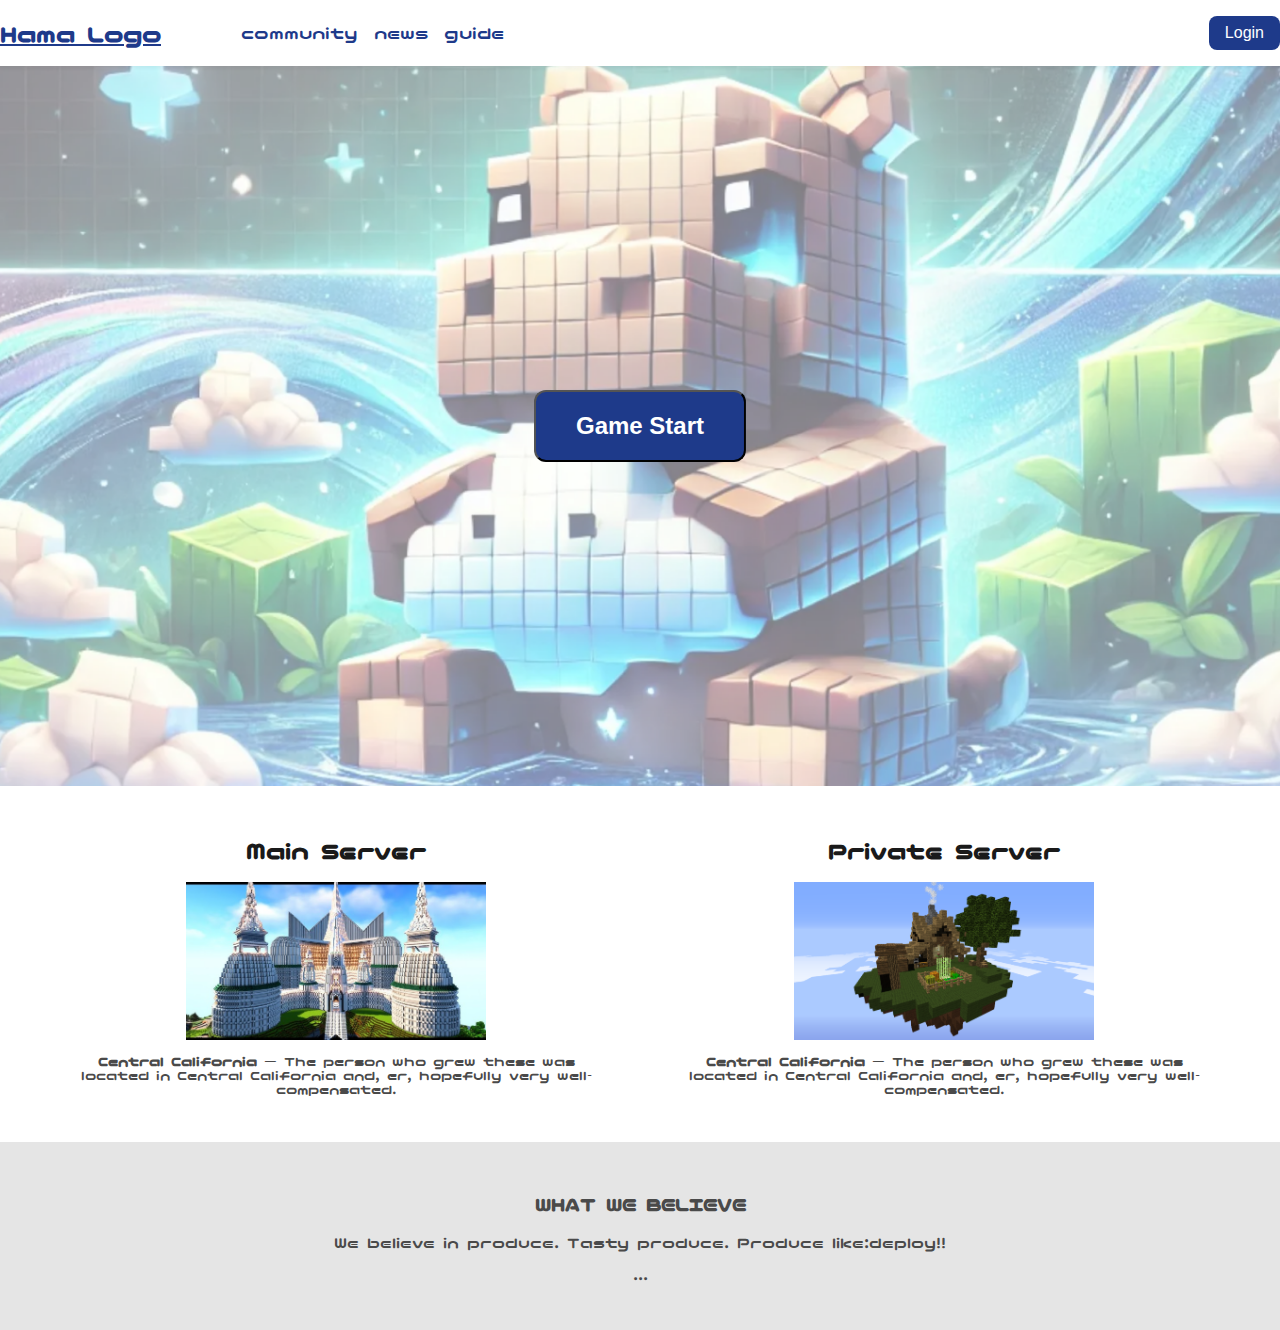
<file: main_page/index.html>
<!DOCTYPE html>
<html lang="en">
<head>
    <meta charset="UTF-8">
    <meta name="viewport" content="width=device-width, initial-scale=1.0">
    <title>Hama Website</title>
    <link rel="stylesheet" href="styles.css">
    <script src="https://code.jquery.com/jquery-3.6.0.min.js"></script>
    <script src="scripts.js"></script>
</head>
<body>
    <div class="container">
        <header class="header">
            <div class="logo-nav">
                <a href="index.html" class="logo">Hama Logo</span>
                <nav class="nav">
                    <a href="#" id="communityLink" class="nav-link">community</a>
                    <a href="#" class="nav-link">news</a>
                    <a href="#" class="nav-link">guide</a>
                </nav>
            </div>
            <button class="btn" id="userDataButton" onClick="goToUserData()"></button>
        </header>

        <main class="main">
            <div class="hero" style="background-image: url('./img/main-banner.png');">
                <button class="hero-btn" id="gameStartButton">Game Start</button>
            </div>

            <div class="server-section">
                <div class="server-box">
                    <h2>Main Server</h2>
                    <img src="./img/Main-Server.png" alt="Main Server" class="server-img">
                    <p class="server-description"><strong>Central California</strong> — The person who grew these was located in Central California and, er, hopefully very well-compensated.</p>
                </div>
                <div class="server-box">
                    <h2>Private Server</h2>
                    <img src="./img/Private-Server.png" alt="Private Server" class="server-img">
                    <p class="server-description"><strong>Central California</strong> — The person who grew these was located in Central California and, er, hopefully very well-compensated.</p>
                </div>
            </div>
        </main>

        <footer class="footer">
            <h3>WHAT WE BELIEVE</h3>
            <p>We believe in produce. Tasty produce. Produce like:deploy!!</p>
            <p>...</p>
        </footer>
    </div>

    <script>
        $(function () {
            const isLoggedIn = localStorage.getItem('isLoggedIn');
            const userDataButton = document.getElementById('userDataButton');

            if (isLoggedIn === 'true') {
                userDataButton.textContent = 'User Data';
                userDataButton.onclick = function() {
                    window.location.href = 'user_data.html';
                };
            } else {
                userDataButton.textContent = 'Login';
                userDataButton.onclick = function() {
                    window.location.href = '../login_page/login.html';
                };
            }

            // "community" 링크 클릭 이벤트 처리
            const communityLink = document.getElementById('communityLink');
            communityLink.addEventListener('click', function(event) {
                if (isLoggedIn !== 'true') {
                    event.preventDefault();
                    alert("로그인 후 이용해주세요");
                } else {
                    window.location.href = '../bulletin/article_view.html';
                }
            });

            // "Game Start" 버튼 클릭 이벤트 처리
            const gameStartButton = document.getElementById('gameStartButton');
            gameStartButton.addEventListener('click', function(event) {
                if (isLoggedIn !== 'true') {
                    alert("로그인 후 이용해주세요");
                } else {
                    // Minecraft 실행 코드
                    var url = "minecraft://";
                    var exec = document.createElement("a");
                    exec.setAttribute("href", url);
                    exec.click();
                }
            });
        });
    </script>
</body>
</html>
</file>
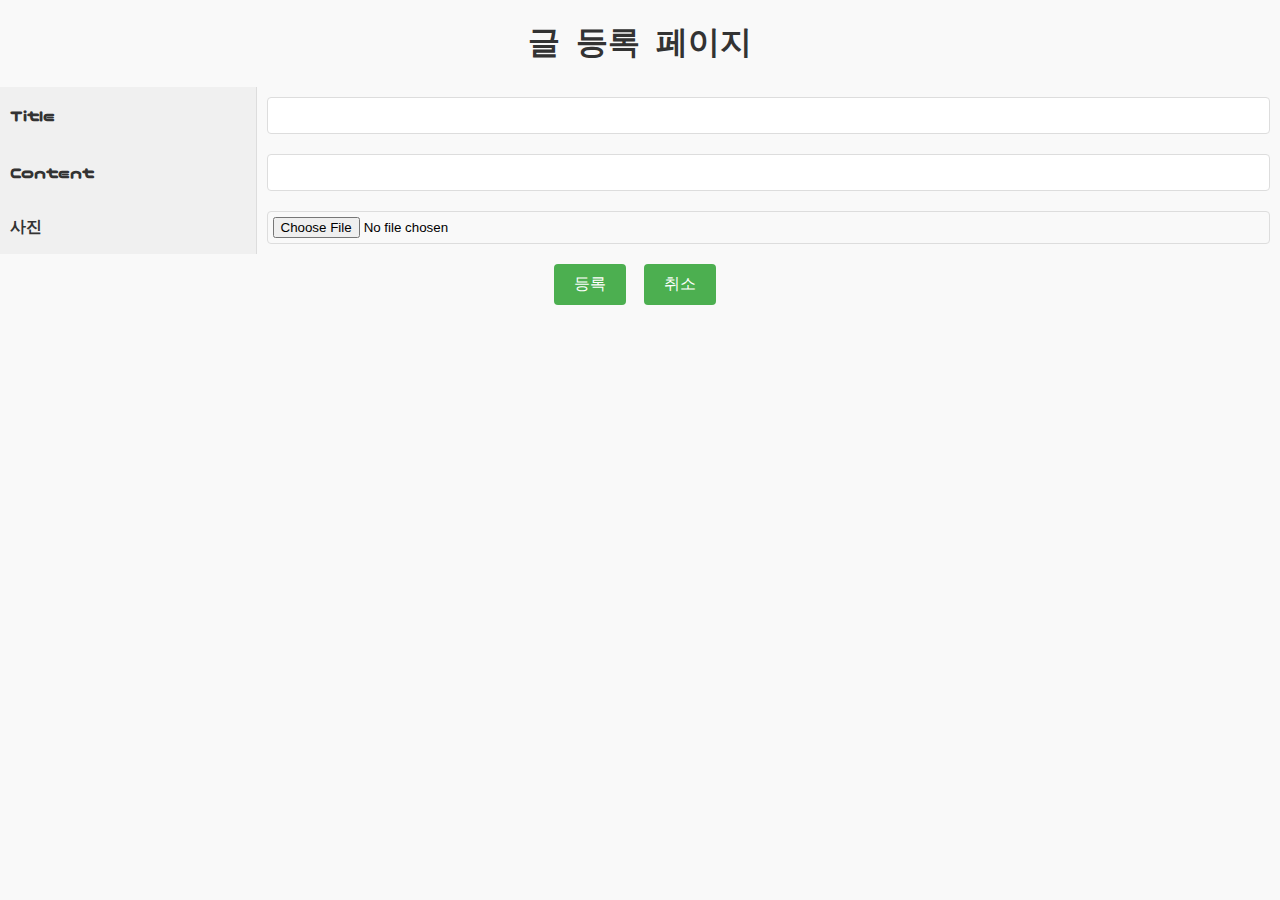
<file: bulletin/article_add.html>
<!DOCTYPE html>
<html lang="ko">
<head>
    <meta charset="utf-8">
    <title>글 등록 페이지</title>
    <script src="https://sdk.amazonaws.com/js/aws-sdk-2.283.1.min.js"></script>
    <script src="./js/s3_photoExample.js"></script>
    <link rel="stylesheet" type="text/css" href="style.css">
</head>
<body>
    <div style="text-align: center;"><h1>글 등록 페이지</h1></div>
        <form name="article_add_form" method="POST">
            <table>
                <tr>
                    <th>Title</th>
                    <td><input type="text" id="title" required></td>
                </tr>
                <tr>
                    <th>Content</th>
                    <td><input type="text" id="content" required></td>
                </tr>
                <tr>
                    <th>사진</th>
                    <td><input type="file" id="article_image" name="filename"></td>
                </tr>
                <tr>
                    <td colspan="3" style="text-align: center;">
                        <button type="button" onclick="submitToAPI(event)">등록</button>
                        <button type="button" onclick="cancelAndGoBack()">취소</button>
                    </td>
                </tr>
            </table>
        </form>
    </div>

    <script>
        function submitToAPI(e) {
            e.preventDefault();
            add_article_with_photo('images', function() {
                window.location.href = 'article_view.html';  // 등록 후 게시물 목록 페이지로 이동
            });
        }

        function cancelAndGoBack() {
            window.location.href = 'article_view.html';  // 게시물 보기 페이지로 이동
        }
    </script>
</body>
</html>
</file>
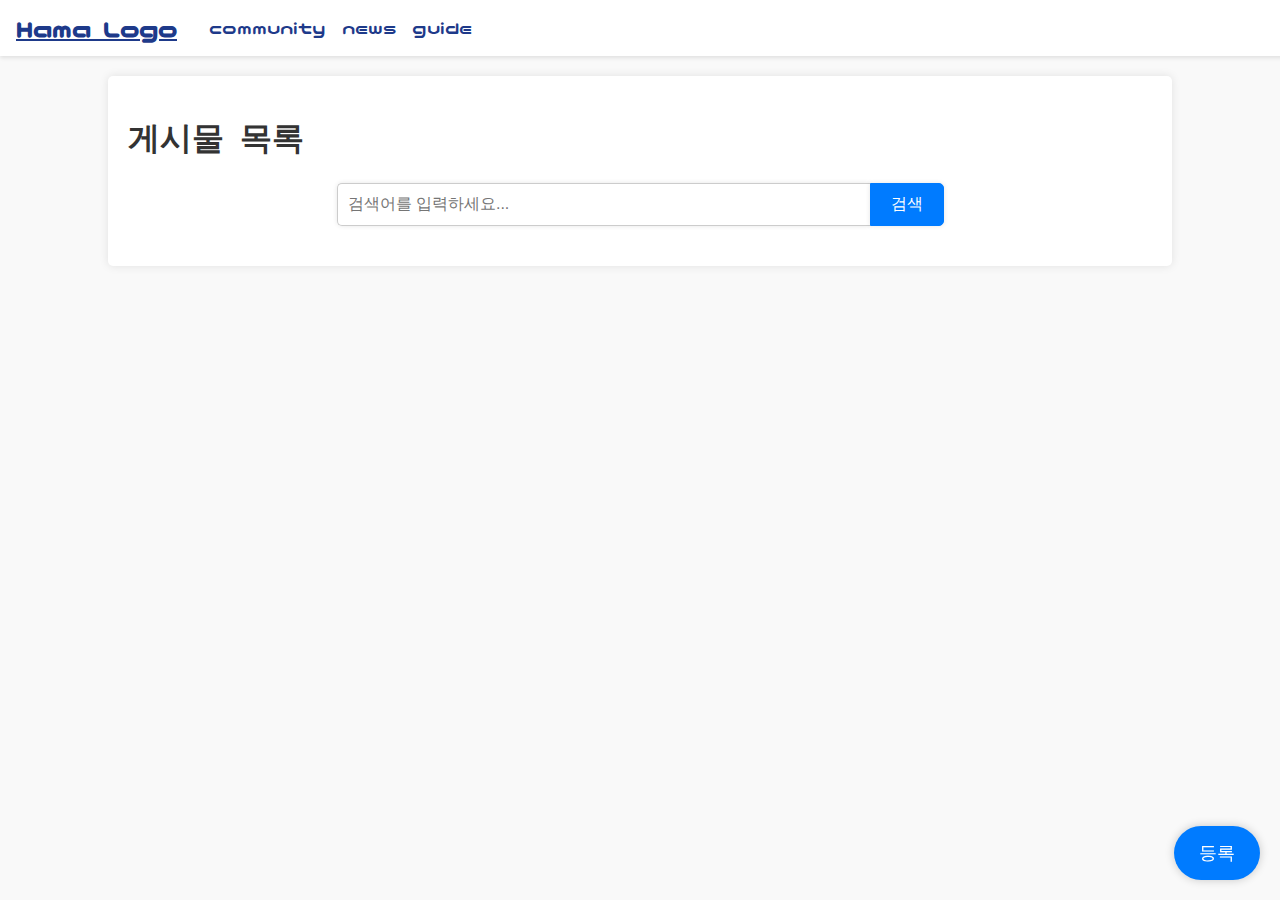
<file: bulletin/article_view.html>
<!DOCTYPE html>
<html lang="ko">
<head>
    <meta charset="utf-8">
    <title>게시물 보기 페이지</title>
    <link rel="stylesheet" type="text/css" href="style.css">
    <script src="https://sdk.amazonaws.com/js/aws-sdk-2.283.1.min.js"></script>
    <script src="./js/s3_photoExample.js"></script>
</head>
<body onload="getArticles()">
    <header class="header">
        <div class="logo-nav">
            <a href="../main_page/index.html" class="logo">Hama Logo</a>
            <nav class="nav">
                <a href="../bulletin/article_view.html" class="nav-link">community</a>
                <a href="#" class="nav-link">news</a>
                <a href="#" class="nav-link">guide</a>
            </nav>
        </div>
        <button class="btn" id="userDataButton" onClick="goToUserData()"></button>
    </header>
    <div class="container">
        <h1>게시물 목록</h1>
        <ul id="articles"></ul>

        <div id="pagination"></div>
        
        <!-- 검색창과 검색 버튼 -->
        <div class="search-container">
            <input type="text" id="search-input" placeholder="검색어를 입력하세요...">
            <button id="search-button" onclick="filterArticles()">검색</button>
        </div>

        <button id="register-button" onclick="goToArticleAddPage()">등록</button>
    </div>

    <script>
        let article_arr = [];

        // API Gateway에서 제공되는 URL, GSI에서 title을 기준으로 게시물 로드
        const URL = "https://8uetkgzthk.execute-api.ap-northeast-2.amazonaws.com/2024-08-26/zinucha-simpleboard";

        // 게시물 목록을 가져오는 함수, 이제 GSI를 통해 title을 기준으로 가져옴
        function getArticles() {
            fetch(URL, {
                method: "GET",
                headers: {
                    'Accept': 'application/json'
                }
            })
            .then(resp => resp.json())  // 응답을 JSON 형식으로 파싱
            .then(function(data) {
                article_arr = data.Items;  // GSI에서 title로 반환된 게시물 목록을 저장

                // 게시물을 최신순으로 정렬 (timestamp 기준) 
                article_arr.sort((a, b) => new Date(b.timestamp) - new Date(a.timestamp));

                displayArticles(article_arr);  // 정렬된 게시물을 화면에 표시
            })
            .catch(err => console.log(err));  // 오류가 발생하면 콘솔에 출력
        }

        // 게시물 목록을 화면에 표시하는 함수
        function displayArticles(articles) {
            const articlesList = document.getElementById('articles');  // 게시물을 표시할 ul 태그 선택
            articlesList.innerHTML = '';  // 기존에 표시된 게시물 목록 초기화

            articles.forEach(function(article) {  // 각 게시물에 대해 반복 처리
                let li = document.createElement('li');  // 새로운 li 태그 생성
                li.innerHTML = `
                    <h3>${article.title}</h3>
                    <p>작성자: ${article.author}</p>
                    <p>작성 시간: ${new Date(article.timestamp).toLocaleString()}</p>
                `;  // 게시물 제목, 작성자, 작성 시간을 li에 표시
                li.onclick = function() {  // 클릭 시 상세 페이지로 이동
                    viewArticleDetail(article.article_id);  // 게시물 상세 페이지로 이동
                };
                articlesList.appendChild(li);  // 생성한 li를 ul 태그에 추가하여 화면에 표시
            });
        }

        // 검색어를 바탕으로 게시물을 필터링하는 함수
        function filterArticles() {
            const searchInput = document.getElementById('search-input').value.toLowerCase();  // 검색어를 소문자로 변환
            const filteredArticles = article_arr.filter(article => 
                article.title.toLowerCase().includes(searchInput) ||  // 제목에 검색어가 포함된 게시물 필터링
                article.content.toLowerCase().includes(searchInput)   // 내용에 검색어가 포함된 게시물 필터링
            );
            displayArticles(filteredArticles);  // 필터링된 게시물을 화면에 표시
        }

        // 게시물 등록 페이지로 이동하는 함수
        function goToArticleAddPage() {
            window.location.href = 'article_add.html';  // 게시물 등록 페이지로 이동
        }

        // 게시물 상세 페이지로 이동하는 함수
        function viewArticleDetail(article_id) {
            window.location.href = 'article_detail.html?id=' + article_id;  // 게시물 ID를 URL 파라미터로 전달하여 상세 페이지로 이동
        }

    </script>
</body>
</html>
</file>
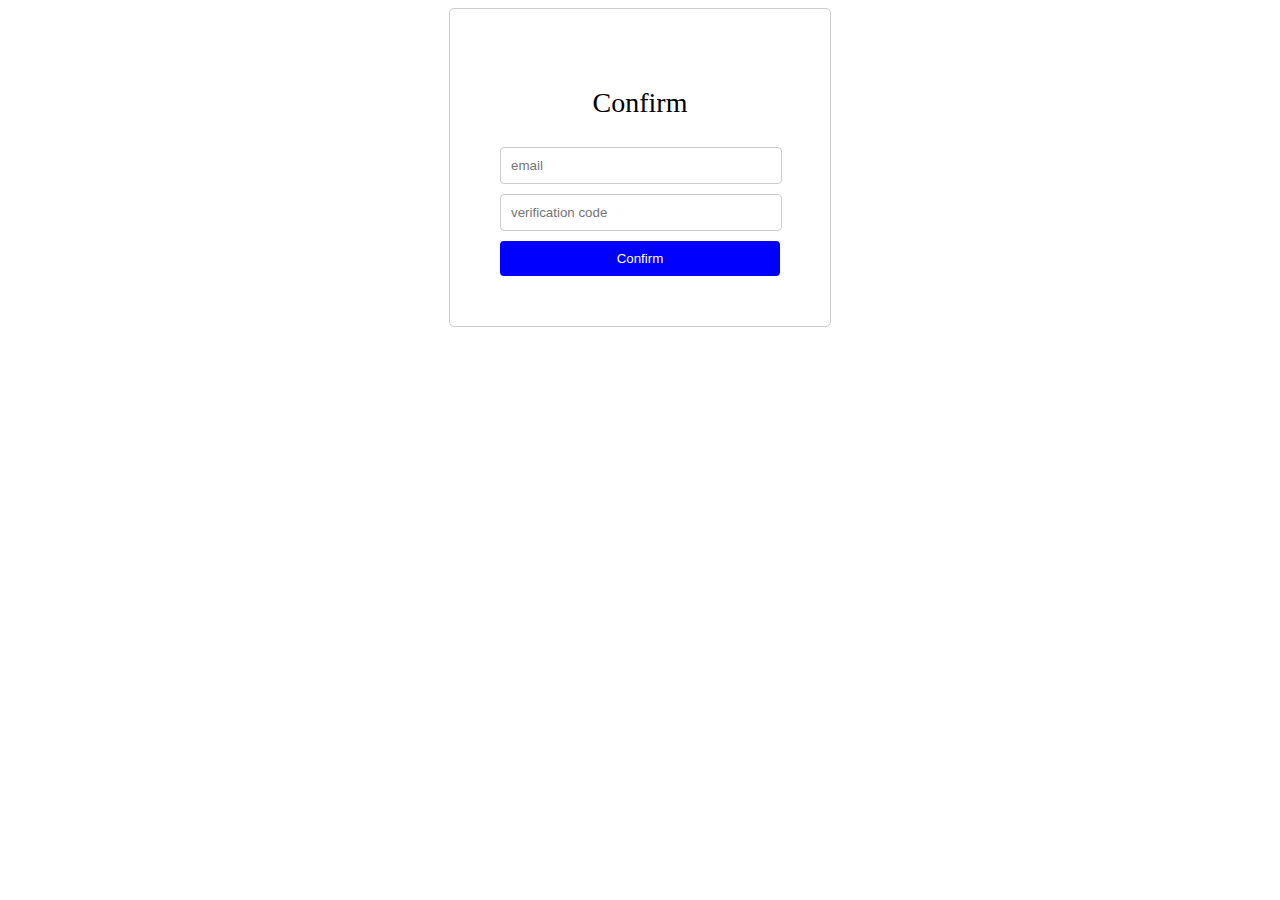
<file: login_page/confirm.html>
<!DOCTYPE html>
<html>
<head>
  <title>Confirm</title>
  <script src="aws-cognito-sdk.min.js"></script>
  <script src="amazon-cognito-identity.min.js"></script>
  <script src="main.js"></script>
  <meta charset="UTF-8">
  <link rel="stylesheet" href="main.css">
</head>

<body>
  <div class="container">
    <p class="fsize">Confirm</p>  
    <input type="text" id="email" placeholder="email">
    <input type="text" id="ConfirmCode" placeholder="verification code">
    <input type="button" value="Confirm" onclick="ConfirmRegistration();">
  </div>
</body>
</html>
</file>
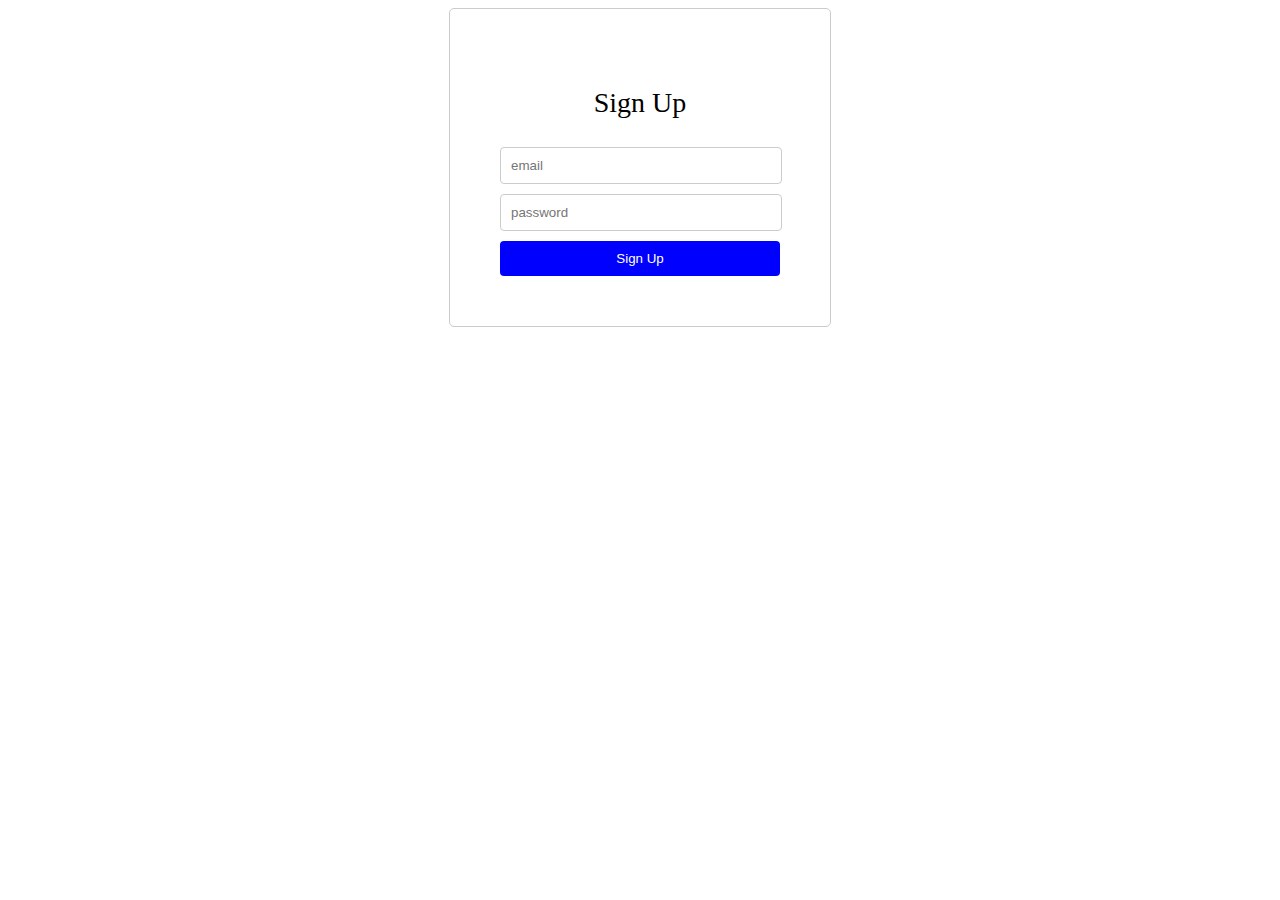
<file: login_page/signup.html>
<!DOCTYPE html>
<html>
<head>
  <title>Sign Up</title>
  <script src="aws-cognito-sdk.min.js"></script>
  <script src="amazon-cognito-identity.min.js"></script>
  <script src="main.js"></script>
  <meta charset="UTF-8">
  <link rel="stylesheet" href="main.css">
</head>

<body>
  <div class="container">
    <p class="fsize">Sign Up</p>  
    <input type="text" id="email" placeholder="email">
    <input type="password" id="password" placeholder="password">
    <input type="button" value="Sign Up" onclick="SignUp();">
  </div>
</body>
</html>
</file>
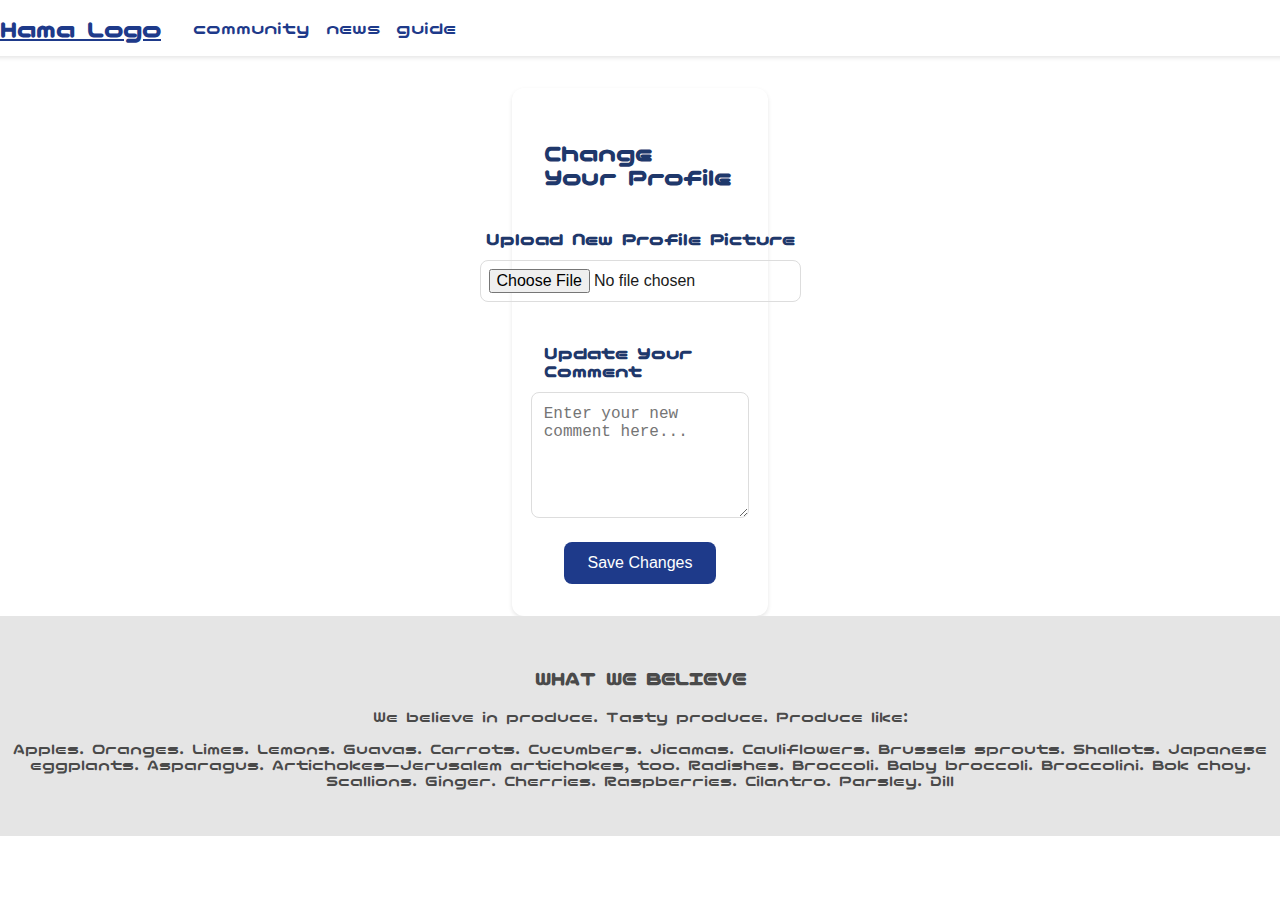
<file: main_page/change_profile.html>
<!DOCTYPE html>
<html lang="en">
<head>
    <meta charset="UTF-8">
    <meta name="viewport" content="width=device-width, initial-scale=1.0">
    <title>Change Profile</title>
    <link rel="stylesheet" href="styles.css">
</head>
<body>
    <div class="container">
        <header class="header">
            <div class="logo-nav">
                <a href="index.html" class="logo">Hama Logo</a>
                <nav class="nav">
                    <a href="../bulletin/article_view.html" class="nav-link">community</a>
                    <a href="#" class="nav-link">news</a>
                    <a href="#" class="nav-link">guide</a>
                </nav>
            </div>
        </header>

        <main class="main">
            <section class="profile-change-section">
                <h2 class="profile-change-title">Change Your Profile</h2>

                <div class="profile-picture-upload">
                    <h3 class="profile-section-title">Upload New Profile Picture</h3>
                    <input type="file" id="new_profile_image" accept="image/*">
                </div>

                <div class="profile-comment-section">
                    <h3 class="profile-section-title">Update Your Comment</h3>
                    <textarea id="new_profile_comment" placeholder="Enter your new comment here..."></textarea>
                </div>

                <button class="save-profile_btn" onclick="saveProfileChanges()">Save Changes</button>
            </section>
        </main>

        <footer class="footer">
            <h3>WHAT WE BELIEVE</h3>
            <p>We believe in produce. Tasty produce. Produce like:</p>
            <p>Apples. Oranges. Limes. Lemons. Guavas. Carrots. Cucumbers. Jicamas. Cauliflowers. Brussels sprouts. Shallots. Japanese eggplants. Asparagus. Artichokes—Jerusalem artichokes, too. Radishes. Broccoli. Baby broccoli. Broccolini. Bok choy. Scallions. Ginger. Cherries. Raspberries. Cilantro. Parsley. Dill</p>
        </footer>
    </div>
    <script src="../login_page/aws-cognito-sdk.min.js"></script>
    <script src="../login_page/amazon-cognito-identity.min.js"></script>
    <script src="https://sdk.amazonaws.com/js/aws-sdk-2.1048.0.min.js"></script>
    <script src="scripts.js"></script>
</body>
</html>
</file>
<file: main_page/styles.css>
@import url(header.css);

@font-face {
    font-family: 'NicoMoji_Font';
    src: url('./fonts/NicoMoji-Regular.ttf') format('truetype');
    font-weight: normal;
    font-style: normal;
}

@keyframes blink {
    0% {
        background-color: #1e3a8a; /* 원래 배경색 */
    }
    50% {
        background-color: #c4c4c4; /* 깜빡일 때 배경색 */
    }
    100% {
        background-color: #1e3a8a; /* 원래 배경색으로 복귀 */
    }
}

body {
    font-family: 'NicoMoji_Font', sans-serif !important;
    margin: 0;
    padding: 0;
    background-color: #ffffff;
    color: #1a1a1a;
}

.container {
    display: flex;
    flex-direction: column;
    align-items: center;
    width: 100%;
}


.hero {
    position: relative;
    width: 100%;
    height: auto; /* 높이를 자동으로 설정 */
    padding-bottom: 25%; /* 비율 유지 */
    background-position: center;
    display: flex;
    justify-content: center;
    align-items: center;
}


.hero-btn {
    background-color: #1e3a8a;
    color: #ffffff;
    position: absolute;
    font-size: 24px;
    font-weight: bold;
    padding: 20px 40px;
    border-radius: 12px;
    transform: translate(-50%, -50%);
    top: 50%;
    left: 50%;
    cursor: pointer;
}



.server-section {
    display: flex;
    justify-content: space-around;
    padding: 32px;
    background-color: #ffffff;
}

.server-box {
    display: flex;
    flex-direction: column;
    align-items: center;
    width: 45%;
    text-align: center;
}

.server-img {
    width: 100%;
    height: auto;
    max-width: 300px;
    object-fit: cover;
}

.server-description {
    font-size: 14px;
    color: #4a4a4a;
}

/* User Data 버튼 설정 */
.userdata_btn {
    padding: 8px 16px;
    background-color: #1e3a8a;
    color: #ffffff;
    border: none;
    border-radius: 8px;
    cursor: pointer;
    font-size: 16px;
    transition: background-color 0.3s ease; /* 버튼의 기본 배경색 전환 */
}

.userdata_btn:active {
    animation: blink 0.2s linear 1; /* 버튼을 클릭할 때 애니메이션 실행 */
}


/* LogOut 버튼 설정 */
.logout_btn {
    padding: 8px 16px;
    background-color: #1e3a8a;
    color: #ffffff;
    border: none;
    border-radius: 8px;
    cursor: pointer;
    font-size: 16px;
    transition: background-color 0.3s ease; /* 버튼의 기본 배경색 전환 */
}

.logout_btn:active {
    animation: blink 0.2s linear 1; /* 버튼을 클릭할 때 애니메이션 실행 */
}


/* LogOut 버튼 설정 */
.profile_btn {
    padding: 8px 16px;
    background-color: #1e3a8a;
    color: #ffffff;
    border: none;
    border-radius: 8px;
    cursor: pointer;
    font-size: 16px;
    transition: background-color 0.3s ease; /* 버튼의 기본 배경색 전환 */
}

.profile_btn:active {
    animation: blink 0.2s linear 1; /* 버튼을 클릭할 때 애니메이션 실행 */
}

/* LogOut 버튼 설정 */
.uploaded_profile_btn {
    padding: 8px 16px;
    background-color: #1e3a8a;
    color: #ffffff;
    border: none;
    border-radius: 8px;
    cursor: pointer;
    font-size: 16px;
    transition: background-color 0.3s ease; /* 버튼의 기본 배경색 전환 */
}

.uploaded_profile_btn:active {
    animation: blink 0.2s linear 1; /* 버튼을 클릭할 때 애니메이션 실행 */
}

.hero {
    position: relative;
    width: 100%;
    height: 400px;
    background-size: cover;
    background-position: center;
    display: flex;
    justify-content: center;
    align-items: center;
}

.profile {
    position: relative;
    width: 100%;
    height: 400px;
    background-size: cover;
    background-position: center;
    display: flex;
    justify-content: center;
    align-items: center;
}



.Title {
    font-size: 24px;
    font-weight: bold;
    color: #1F386B;
    margin-left: 64px;
}

.profile-main {
    display: flex;
    justify-content: space-between;
    align-items: center;
    width: 100%;
    
    background-color: #ffffff;
    box-shadow: 0 2px 4px rgba(0, 0, 0, 0.1);
}

.profile-name-section {
    display: flex;
    justify-content: space-between;
    align-items: left;
    flex-direction: column;
    padding: 8px;
    background-color: #EAEDF2;
}

.profile-section {
    display: flex;
    justify-content: space-around;
    flex-direction: column;
    width: 100%;
    padding: 32px;
    background-color: #ffffff;
}

.profile-up-section {
    display: flex;
    justify-content: space-between;
    flex-wrap: nowrap;
    background-color: #ffffff;
}

.profile-picture-section {
    display: flex;
    justify-content: space-between;
    flex-wrap: wrap;
    width: 50%;
    background-color: #EAEDF2;
}

.profile-graph-section {
    display: flex;
    justify-content: space-between;
    flex-wrap: wrap;
    width: 50%;
    background-color: #EAEDF2;
}

.profile-logout-section {
    display: flex;
    justify-content: space-between;
    flex-wrap: wrap;
    width: 100%;
    background-color: #EAEDF2;
}

.profile-box {
    display: block;
    flex-direction: column;
    align-items: center;
    width: 100%;
    text-align: left;
    border: 1px solid #000000;
}

.profile-button-box {
    display: block;
    flex-direction: column;
    align-items: center;
    width: 100%;
    padding: 8px;
    text-align: left;
    border: 1px solid #000000;
}

/* 사용자 프로필 이미지 박스 */
.profile-picture-box {
    display: block;
    flex-direction: column;
    align-items: center;
    width: 100%;
    padding: 8px;
    text-align: left;
    border: 1px solid #000000;
}

.server-section {
    display: flex;
    justify-content: space-around;
    padding: 32px;
    background-color: #ffffff;
}

.server-box {
    display: flex;
    flex-direction: column;
    align-items: center;
    width: 45%;
    text-align: center;
}

.server-img {
    width: 100%;
    height: auto;
    max-width: 300px;
    object-fit: cover;
}

.server-description {
    font-size: 14px;
    color: #4a4a4a;
}

.footer {
    width: 100%;
    padding: 32px;
    background-color: #e5e5e5;
    text-align: center;
}

.footer h3 {
    font-size: 20px;
    font-weight: bold;
    color: #4a4a4a;
}

.footer p {
    font-size: 16px;
    color: #4a4a4a;
}

.btn {
    padding: 8px 16px;
    background-color: #1e3a8a;
    color: #ffffff;
    border: none;
    border-radius: 8px;
    cursor: pointer;
    font-size: 16px;
}

/* 기본 설정은 이전과 동일하게 유지 */

.profile-change-section {
    display: flex;
    flex-direction: column;
    align-items: center;
    padding: 32px;
    background-color: #ffffff;
    box-shadow: 0 2px 4px rgba(0, 0, 0, 0.1);
    border-radius: 12px;
    margin-top: 32px;
    width: 50%;
    margin-left: auto;
    margin-right: auto;
}

.profile-change-title {
    font-size: 24px;
    font-weight: bold;
    color: #1F386B;
    margin-bottom: 24px;
}

.profile-section-title {
    font-size: 18px;
    font-weight: bold;
    color: #1F386B;
    margin-bottom: 12px;
}

.profile-picture-upload {
    display: flex;
    flex-direction: column;
    align-items: center;
    margin-bottom: 24px;
}

.profile-picture-upload input {
    padding: 8px;
    font-size: 16px;
    border-radius: 8px;
    border: 1px solid #ddd;
}

.profile-comment-section {
    display: flex;
    flex-direction: column;
    align-items: center;
    margin-bottom: 24px;
}

.profile-comment-section textarea {
    width: 100%;
    max-width: 400px;
    padding: 12px;
    font-size: 16px;
    border-radius: 8px;
    border: 1px solid #ddd;
    min-height: 100px;
}

.save-profile_btn {
    padding: 12px 24px;
    background-color: #1e3a8a;
    color: #ffffff;
    border: none;
    border-radius: 8px;
    cursor: pointer;
    font-size: 16px;
    transition: background-color 0.3s ease;
}

.save-profile_btn:hover {
    background-color: #3b5998;
}

.save-profile_btn:active {
    animation: blink 0.2s linear 1;
}
</file>
<file: bulletin/style.css>
@font-face {
    font-family: 'NicoMoji_Font';
    src: url('./fonts/NicoMoji-Regular.ttf') format('truetype');
    font-weight: normal;
    font-style: normal;
}

.header {
    display: flex;
    justify-content: space-between;
    align-items: center;
    width: 100%;
    padding: 16px;
    background-color: #ffffff;
    box-shadow: 0 2px 4px rgba(0, 0, 0, 0.1);
}

.logo-nav {
    display: flex;
    align-items: center;
}

.logo {
    font-size: 24px;
    font-weight: bold;
    color: #1e3a8a;
    margin-right: 32px;
}

.nav {
    display: flex;
    gap: 16px;
}

.nav-link {
    font-size: 18px;
    color: #1e3a8a;
    text-decoration: none;
}

.nav-link:hover {
    text-decoration: underline;
}


/* style.css */

body {
    font-family: 'NicoMoji_Font', sans-serif !important;
    background-color: #f9f9f9;
    margin: 0;
    padding: 0;
}

h1, h2 {
    color: #333;
}

.container {
    width: 80%;
    margin: 0 auto;
    padding: 20px;
    background-color: #fff;
    box-shadow: 0 0 10px rgba(0, 0, 0, 0.1);
    border-radius: 5px;
    margin-top: 20px;
}

form table {
    width: 100%;
    border-collapse: collapse;
}

form th, form td {
    padding: 10px;
    text-align: left;
}

form th {
    width: 20%;
    background-color: #f0f0f0;
    color: #333;
    border-right: 1px solid #ddd;
}

form td input[type="text"], form td input[type="file"] {
    width: 100%;
    padding: 10px;
    border: 1px solid #ddd;
    border-radius: 4px;
    box-sizing: border-box;
}

form td input[type="file"] {
    padding: 5px;
}

form button {
    padding: 10px 20px;
    background-color: #4CAF50;
    color: white;
    border: none;
    border-radius: 4px;
    cursor: pointer;
    font-size: 16px;
    margin-right: 10px;
}

form button:hover {
    background-color: #45a049;
}

ul#articles {
    list-style-type: none;
    padding: 0;
}

ul#articles > li {
    padding: 15px;
    margin-bottom: 10px;
    background-color: #f0f0f0;
    border-radius: 5px;
    cursor: pointer;
    box-shadow: 0 0 5px rgba(0, 0, 0, 0.1);
}

ul#articles > li:hover {
    background-color: #e0e0e0;
}

#register-button {
    position: fixed;
    right: 20px;
    bottom: 20px;
    padding: 15px 25px;
    background-color: #007BFF;
    color: white;
    border: none;
    border-radius: 50px;
    cursor: pointer;
    font-size: 18px;
    box-shadow: 0 0 10px rgba(0, 0, 0, 0.2);
}

.container button {
    padding: 15px 25px;
    background-color: #007BFF;
    color: white;
    border: none;
    border-radius: 50px;
    cursor: pointer;
    font-size: 18px;
    box-shadow: 0 0 10px rgba(0, 0, 0, 0.2);
}

#register-button:hover {
    background-color: #0056b3;
}

.article-box {
    background-color: #f5f5f5;
    border: 1px solid #ddd;
    border-radius: 5px;
    padding: 15px;
    margin-bottom: 20px;
    box-shadow: 0 2px 5px rgba(0, 0, 0, 0.1);
}

.article-title-box {
    text-align: center;
    background-color: #f0f0f0;
    border: 1px solid #ccc;
}

.article-content-box {
    background-color: #fff;
    text-align: center;
}


#article-detail img {
    width: 100%;
    max-width: 600px;
    height: auto;
    border-radius: 5px;
    margin-bottom: 20px;
    display: inline-block;
    margin: 0 auto 20px;
}

#article-detail h2 {
    font-size: 24px;
    margin-bottom: 15px;
    color: #333;
}

#article-detail p {
    font-size: 18px;
    line-height: 1.6;
    color: #666;
}

/* 추가된 스타일링 */
.article-title {
    margin-bottom: 20px;
    border-bottom: 2px solid #ddd;
    padding-bottom: 10px;
}

.article-content {
    margin-top: 20px;
}

.article-content img {
    display: block;
    margin: 0 auto 20px;
    max-width: 100%;
    height: auto;
    border-radius: 5px;
}

.article-content p {
    font-size: 18px;
    line-height: 1.8;
    color: #444;
    margin-bottom: 20px;
}

/* 검색창과 검색 버튼 스타일링 */
.search-container {
    display: flex;
    justify-content: center;
    margin-top: 20px;
    margin-bottom: 20px;
}

#search-input {
    width: 50%;
    padding: 10px;
    font-size: 16px;
    border: 1px solid #ccc;
    border-radius: 5px 0 0 5px;
    box-shadow: 0 0 5px rgba(0, 0, 0, 0.1);
    border-right: none;
}

#search-button {
    padding: 10px 20px;
    font-size: 16px;
    background-color: #007BFF;
    color: white;
    border: 1px solid #007BFF;
    border-radius: 0 5px 5px 0;
    cursor: pointer;
    box-shadow: 0 0 5px rgba(0, 0, 0, 0.1);
}

#search-button:hover {
    background-color: #0056b3;
    border-color: #0056b3;
}
</file>
<file: login_page/main.css>
.fsize{
    font-size: 28px;
    text-align: center;
  }

  .container {
    width: 280px;
    margin: 0 auto;
    padding: 50px;
    border: 1px solid #ccc;
    border-radius: 5px;
  }


  input[type="text"],
  input[type="password"] {
    width: 93%;
    padding: 10px;
    margin-bottom: 10px;
    border: 1px solid #ccc;
    border-radius: 4px;
  }

  input[type="button"] {
    width: 100%;
    padding: 10px;
    background-color: #0000FF;
    color: #ffffff;
    border: none;
    border-radius: 4px;
    cursor: pointer;
  }

  input[type="button"]:hover {
    background-color: #0000FF;
  }

  button{
    width: 100%;
    padding: 10px;
    background-color: #0000FF;
    color: #ffffff;
    border: none;
    border-radius: 4px;
    cursor: pointer;
 }
</file>
